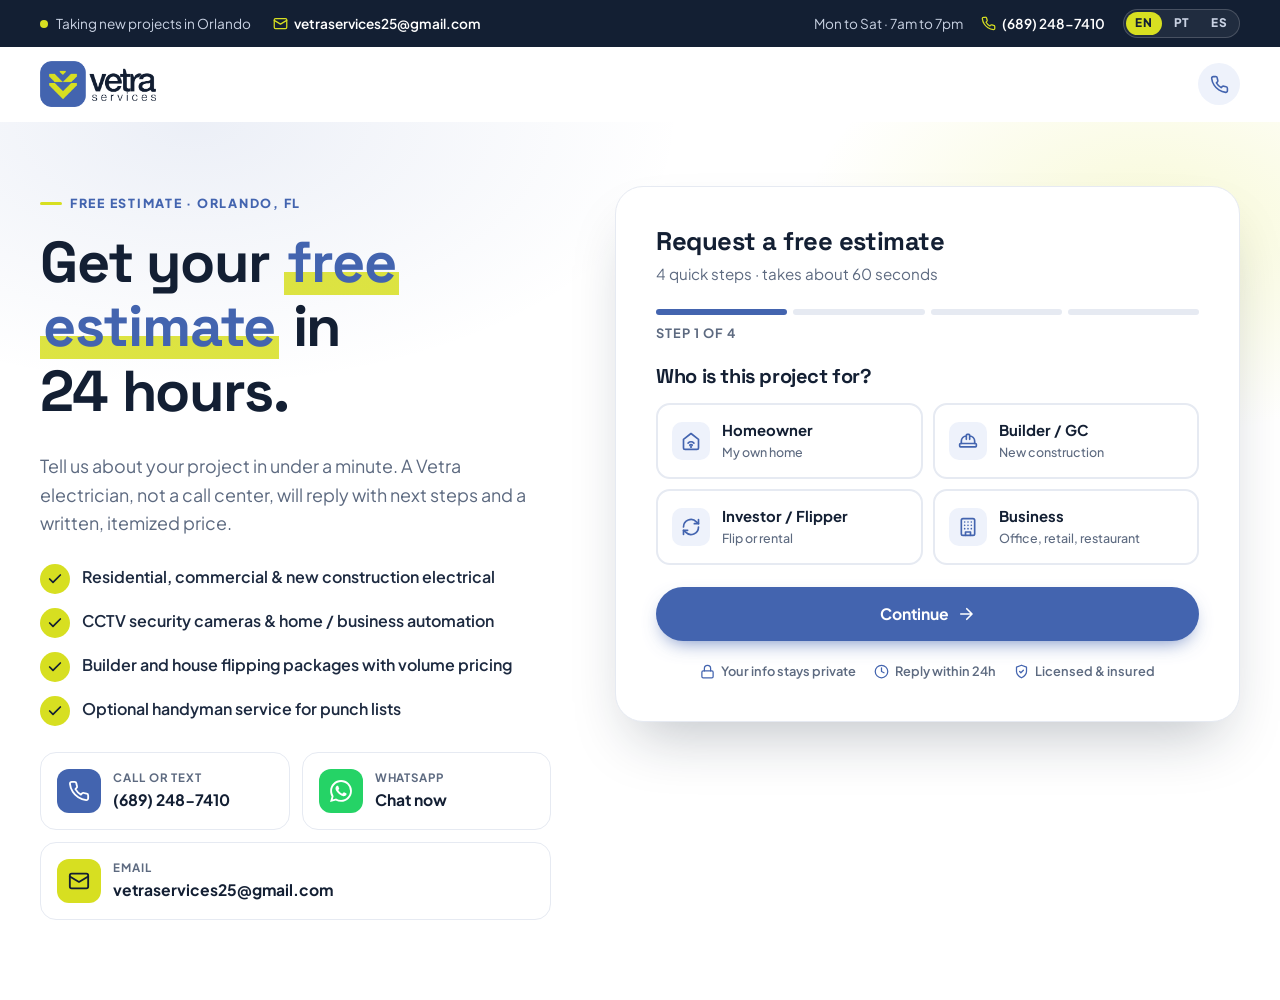
<file: quote.html>
<!doctype html>
<html lang="en">
<head>
  <meta charset="utf-8">
  <meta name="viewport" content="width=device-width, initial-scale=1">
  <title>Free Electrical Estimate in Orlando | Vetra Services</title>
  <meta name="description" content="Get a free, itemized estimate for electrical, new construction, CCTV or smart home work in Orlando, FL. Reply within 24 hours. Call (689) 248-7410.">
  <meta name="theme-color" content="#4364af">
  <link rel="canonical" href="https://www.vetraservices.tech/quote.html">
  <link rel="icon" type="image/png" href="assets/favicon.png">
  <link rel="apple-touch-icon" href="assets/apple-touch-icon.png">
  <link rel="preconnect" href="https://fonts.googleapis.com">
  <link rel="preconnect" href="https://fonts.gstatic.com" crossorigin>
  <link href="https://fonts.googleapis.com/css2?family=Plus+Jakarta+Sans:wght@400;500;600;700;800&family=Space+Grotesk:wght@500;600;700&display=swap" rel="stylesheet">
  <link rel="stylesheet" href="assets/styles.css">
<!-- Meta Pixel -->
<script>
!function(f,b,e,v,n,t,s){if(f.fbq)return;n=f.fbq=function(){n.callMethod?n.callMethod.apply(n,arguments):n.queue.push(arguments)};if(!f._fbq)f._fbq=n;n.push=n;n.loaded=!0;n.version='2.0';n.queue=[];t=b.createElement(e);t.async=!0;t.src=v;s=b.getElementsByTagName(e)[0];s.parentNode.insertBefore(t,s)}(window,document,'script','https://connect.facebook.net/en_US/fbevents.js');
fbq('init','1680957116949878');fbq('track','PageView');
</script>
<noscript><img height="1" width="1" style="display:none" src="https://www.facebook.com/tr?id=1680957116949878&ev=PageView&noscript=1"/></noscript>
<!-- End Meta Pixel -->
</head>
<body>
<svg xmlns="http://www.w3.org/2000/svg" style="display:none" aria-hidden="true">
  <defs>
    <symbol id="i-phone" viewBox="0 0 24 24" fill="none" stroke="currentColor" stroke-width="2" stroke-linecap="round" stroke-linejoin="round"><path d="M22 16.92v3a2 2 0 0 1-2.18 2 19.8 19.8 0 0 1-8.63-3.07 19.5 19.5 0 0 1-6-6A19.8 19.8 0 0 1 2.12 4.18 2 2 0 0 1 4.11 2h3a2 2 0 0 1 2 1.72c.13.96.36 1.9.7 2.81a2 2 0 0 1-.45 2.11L8.09 9.91a16 16 0 0 0 6 6l1.27-1.27a2 2 0 0 1 2.11-.45c.9.34 1.85.57 2.81.7A2 2 0 0 1 22 16.92z"/></symbol>
    <symbol id="i-mail" viewBox="0 0 24 24" fill="none" stroke="currentColor" stroke-width="2" stroke-linecap="round" stroke-linejoin="round"><rect x="2" y="4" width="20" height="16" rx="2"/><path d="m22 7-10 6L2 7"/></symbol>
    <symbol id="i-wa" viewBox="0 0 24 24" fill="currentColor"><path d="M17.47 14.38c-.3-.15-1.76-.87-2.03-.97-.27-.1-.47-.15-.67.15-.2.3-.77.97-.94 1.17-.17.2-.35.22-.64.07-.3-.15-1.26-.46-2.4-1.48-.89-.79-1.49-1.77-1.66-2.07-.17-.3-.02-.46.13-.6.13-.14.3-.35.45-.52.15-.17.2-.3.3-.5.1-.2.05-.37-.03-.52-.07-.15-.67-1.61-.92-2.2-.24-.58-.49-.5-.67-.51h-.57c-.2 0-.52.07-.79.37-.27.3-1.04 1.02-1.04 2.48s1.07 2.88 1.21 3.08c.15.2 2.1 3.2 5.08 4.49.71.31 1.26.49 1.7.63.71.23 1.36.2 1.87.12.57-.09 1.76-.72 2.01-1.41.25-.7.25-1.29.17-1.41-.07-.13-.27-.2-.57-.35zM12.05 21.8h-.01a9.8 9.8 0 0 1-5-1.37l-.36-.21-3.72.98 1-3.63-.24-.37a9.8 9.8 0 0 1-1.5-5.22c0-5.42 4.41-9.83 9.84-9.83 2.63 0 5.1 1.03 6.95 2.88a9.77 9.77 0 0 1 2.88 6.96c0 5.42-4.41 9.83-9.84 9.83zm8.37-18.2A11.76 11.76 0 0 0 12.05.13C5.5.13.17 5.46.17 12.01c0 2.1.55 4.14 1.59 5.94L.07 24l6.2-1.63a11.84 11.84 0 0 0 5.77 1.47h.01c6.55 0 11.88-5.33 11.88-11.88 0-3.17-1.24-6.16-3.48-8.4z"/></symbol>
    <symbol id="i-bolt" viewBox="0 0 24 24" fill="none" stroke="currentColor" stroke-width="2" stroke-linecap="round" stroke-linejoin="round"><path d="M13 2 3 14h9l-1 8 10-12h-9l1-8z"/></symbol>
    <symbol id="i-panel" viewBox="0 0 24 24" fill="none" stroke="currentColor" stroke-width="2" stroke-linecap="round" stroke-linejoin="round"><rect x="4" y="2" width="16" height="20" rx="2"/><path d="M8 6h3M13 6h3M8 10h3M13 10h3M8 14h3M13 14h3M8 18h8"/></symbol>
    <symbol id="i-ev" viewBox="0 0 24 24" fill="none" stroke="currentColor" stroke-width="2" stroke-linecap="round" stroke-linejoin="round"><path d="M14 19V5a2 2 0 0 0-2-2H5a2 2 0 0 0-2 2v14"/><path d="M2 19h13"/><path d="M14 9h2a2 2 0 0 1 2 2v4a1.5 1.5 0 0 0 3 0V8l-3-3"/><path d="m9 7-2 3h3l-2 3"/></symbol>
    <symbol id="i-light" viewBox="0 0 24 24" fill="none" stroke="currentColor" stroke-width="2" stroke-linecap="round" stroke-linejoin="round"><path d="M9 18h6M10 22h4"/><path d="M12 2a7 7 0 0 0-4 12.74V16a1 1 0 0 0 1 1h6a1 1 0 0 0 1-1v-1.26A7 7 0 0 0 12 2z"/></symbol>
    <symbol id="i-cam" viewBox="0 0 24 24" fill="none" stroke="currentColor" stroke-width="2" stroke-linecap="round" stroke-linejoin="round"><path d="M3 7.5 16 4l1.6 6L4.6 13.5z"/><path d="m17.2 8.5 3.3-.9.9 3.3-3.3.9"/><path d="M7 13v4H3"/><path d="M7 17h4"/></symbol>
    <symbol id="i-smart" viewBox="0 0 24 24" fill="none" stroke="currentColor" stroke-width="2" stroke-linecap="round" stroke-linejoin="round"><path d="m3 10 9-7 9 7v10a2 2 0 0 1-2 2H5a2 2 0 0 1-2-2z"/><path d="M8.5 14.5a5 5 0 0 1 7 0M10.5 17a2 2 0 0 1 3 0"/><circle cx="12" cy="19" r=".5" fill="currentColor"/></symbol>
    <symbol id="i-building" viewBox="0 0 24 24" fill="none" stroke="currentColor" stroke-width="2" stroke-linecap="round" stroke-linejoin="round"><rect x="4" y="2" width="16" height="20" rx="2"/><path d="M9 22v-4h6v4M8 6h.01M12 6h.01M16 6h.01M8 10h.01M12 10h.01M16 10h.01M8 14h.01M12 14h.01M16 14h.01"/></symbol>
    <symbol id="i-hammer" viewBox="0 0 24 24" fill="none" stroke="currentColor" stroke-width="2" stroke-linecap="round" stroke-linejoin="round"><path d="m15 12-8.5 8.5a2.12 2.12 0 1 1-3-3L12 9"/><path d="M17.64 15 22 10.64M20.91 11.7l-1.25-1.25c-.6-.6-.93-1.4-.93-2.25v-.86L16.01 4.6a5.56 5.56 0 0 0-3.94-1.64H9l.92.82A6.18 6.18 0 0 1 12 8.4v1.56l2 2h2.47l2.26 1.91"/></symbol>
    <symbol id="i-wrench" viewBox="0 0 24 24" fill="none" stroke="currentColor" stroke-width="2" stroke-linecap="round" stroke-linejoin="round"><path d="M14.7 6.3a1 1 0 0 0 0 1.4l1.6 1.6a1 1 0 0 0 1.4 0l3.77-3.77a6 6 0 0 1-7.94 7.94l-6.91 6.91a2.12 2.12 0 0 1-3-3l6.91-6.91a6 6 0 0 1 7.94-7.94z"/></symbol>
    <symbol id="i-shield" viewBox="0 0 24 24" fill="none" stroke="currentColor" stroke-width="2" stroke-linecap="round" stroke-linejoin="round"><path d="M12 22s8-4 8-10V5l-8-3-8 3v7c0 6 8 10 8 10z"/><path d="m9 12 2 2 4-4"/></symbol>
    <symbol id="i-clock" viewBox="0 0 24 24" fill="none" stroke="currentColor" stroke-width="2" stroke-linecap="round" stroke-linejoin="round"><circle cx="12" cy="12" r="10"/><path d="M12 6v6l4 2"/></symbol>
    <symbol id="i-check" viewBox="0 0 24 24" fill="none" stroke="currentColor" stroke-width="2.6" stroke-linecap="round" stroke-linejoin="round"><path d="M20 6 9 17l-5-5"/></symbol>
    <symbol id="i-check-c" viewBox="0 0 24 24" fill="none" stroke="currentColor" stroke-width="2" stroke-linecap="round" stroke-linejoin="round"><circle cx="12" cy="12" r="10"/><path d="m8 12 3 3 5-6"/></symbol>
    <symbol id="i-arrow" viewBox="0 0 24 24" fill="none" stroke="currentColor" stroke-width="2.2" stroke-linecap="round" stroke-linejoin="round"><path d="M5 12h14M13 5l7 7-7 7"/></symbol>
    <symbol id="i-plus" viewBox="0 0 24 24" fill="none" stroke="currentColor" stroke-width="2.4" stroke-linecap="round"><path d="M12 5v14M5 12h14"/></symbol>
    <symbol id="i-menu" viewBox="0 0 24 24" fill="none" stroke="currentColor" stroke-width="2.2" stroke-linecap="round"><path d="M4 7h16M4 12h16M4 17h10"/></symbol>
    <symbol id="i-x" viewBox="0 0 24 24" fill="none" stroke="currentColor" stroke-width="2.2" stroke-linecap="round"><path d="M18 6 6 18M6 6l12 12"/></symbol>
    <symbol id="i-pin" viewBox="0 0 24 24" fill="none" stroke="currentColor" stroke-width="2" stroke-linecap="round" stroke-linejoin="round"><path d="M20 10c0 6-8 12-8 12s-8-6-8-12a8 8 0 0 1 16 0z"/><circle cx="12" cy="10" r="3"/></symbol>
    <symbol id="i-hardhat" viewBox="0 0 24 24" fill="none" stroke="currentColor" stroke-width="2" stroke-linecap="round" stroke-linejoin="round"><path d="M2 18a1 1 0 0 0 1 1h18a1 1 0 0 0 1-1v-2a1 1 0 0 0-1-1H3a1 1 0 0 0-1 1z"/><path d="M10 10V5a1 1 0 0 1 1-1h2a1 1 0 0 1 1 1v5M4 15v-3a6 6 0 0 1 6-6M14 6a6 6 0 0 1 6 6v3"/></symbol>
    <symbol id="i-key" viewBox="0 0 24 24" fill="none" stroke="currentColor" stroke-width="2" stroke-linecap="round" stroke-linejoin="round"><circle cx="7.5" cy="15.5" r="5.5"/><path d="m21 2-9.6 9.6M15.5 7.5l3 3L22 7l-3-3"/></symbol>
    <symbol id="i-wifi" viewBox="0 0 24 24" fill="none" stroke="currentColor" stroke-width="2" stroke-linecap="round" stroke-linejoin="round"><path d="M5 12.55a11 11 0 0 1 14 0M1.42 9a16 16 0 0 1 21.16 0M8.53 16.11a6 6 0 0 1 6.95 0"/><circle cx="12" cy="20" r="1" fill="currentColor"/></symbol>
    <symbol id="i-lock" viewBox="0 0 24 24" fill="none" stroke="currentColor" stroke-width="2" stroke-linecap="round" stroke-linejoin="round"><rect x="3" y="11" width="18" height="11" rx="2"/><path d="M7 11V7a5 5 0 0 1 10 0v4"/></symbol>
    <symbol id="i-calendar" viewBox="0 0 24 24" fill="none" stroke="currentColor" stroke-width="2" stroke-linecap="round" stroke-linejoin="round"><rect x="3" y="4" width="18" height="18" rx="2"/><path d="M16 2v4M8 2v4M3 10h18"/></symbol>
    <symbol id="i-file" viewBox="0 0 24 24" fill="none" stroke="currentColor" stroke-width="2" stroke-linecap="round" stroke-linejoin="round"><path d="M14 2H6a2 2 0 0 0-2 2v16a2 2 0 0 0 2 2h12a2 2 0 0 0 2-2V8z"/><path d="M14 2v6h6M16 13H8M16 17H8M10 9H8"/></symbol>
    <symbol id="i-users" viewBox="0 0 24 24" fill="none" stroke="currentColor" stroke-width="2" stroke-linecap="round" stroke-linejoin="round"><path d="M17 21v-2a4 4 0 0 0-4-4H5a4 4 0 0 0-4 4v2"/><circle cx="9" cy="7" r="4"/><path d="M23 21v-2a4 4 0 0 0-3-3.87M16 3.13a4 4 0 0 1 0 7.75"/></symbol>
    <symbol id="i-spark" viewBox="0 0 24 24" fill="none" stroke="currentColor" stroke-width="2" stroke-linecap="round" stroke-linejoin="round"><path d="M12 3l1.9 5.8L20 10.7l-5.6 2.4L12 19l-2.4-5.9L4 10.7l6.1-1.9z"/><path d="M19 3v4M21 5h-4"/></symbol>
    <symbol id="i-search" viewBox="0 0 24 24" fill="none" stroke="currentColor" stroke-width="2" stroke-linecap="round" stroke-linejoin="round"><circle cx="11" cy="11" r="8"/><path d="m21 21-4.35-4.35"/></symbol>
    <symbol id="i-award" viewBox="0 0 24 24" fill="none" stroke="currentColor" stroke-width="2" stroke-linecap="round" stroke-linejoin="round"><circle cx="12" cy="8" r="6"/><path d="M15.48 12.89 17 22l-5-3-5 3 1.52-9.11"/></symbol>
    <symbol id="i-dollar" viewBox="0 0 24 24" fill="none" stroke="currentColor" stroke-width="2" stroke-linecap="round" stroke-linejoin="round"><path d="M12 1v22M17 5H9.5a3.5 3.5 0 0 0 0 7h5a3.5 3.5 0 0 1 0 7H6"/></symbol>
    <symbol id="i-sun" viewBox="0 0 24 24" fill="none" stroke="currentColor" stroke-width="2" stroke-linecap="round" stroke-linejoin="round"><circle cx="12" cy="12" r="4"/><path d="M12 2v2M12 20v2M4.93 4.93l1.41 1.41M17.66 17.66l1.41 1.41M2 12h2M20 12h2M6.34 17.66l-1.41 1.41M19.07 4.93l-1.41 1.41"/></symbol>
    <symbol id="i-plug" viewBox="0 0 24 24" fill="none" stroke="currentColor" stroke-width="2" stroke-linecap="round" stroke-linejoin="round"><path d="M12 22v-5M9 8V2M15 8V2M18 8v5a6 6 0 0 1-12 0V8z"/></symbol>
    <symbol id="i-generator" viewBox="0 0 24 24" fill="none" stroke="currentColor" stroke-width="2" stroke-linecap="round" stroke-linejoin="round"><rect x="2" y="6" width="20" height="13" rx="2"/><path d="M6 19v2M18 19v2M6 10h4M6 14h4"/><path d="m16 9-2 3h3l-2 3"/></symbol>
    <symbol id="i-flip" viewBox="0 0 24 24" fill="none" stroke="currentColor" stroke-width="2" stroke-linecap="round" stroke-linejoin="round"><path d="M21 12a9 9 0 0 1-15.5 6.2L3 16"/><path d="M3 12a9 9 0 0 1 15.5-6.2L21 8"/><path d="M21 3v5h-5M3 21v-5h5"/></symbol>
    <symbol id="i-mark" viewBox="0 0 100 100" fill="currentColor"><path d="M44 8h12l-6 7z"/><path d="M14 20h18l18 18 18-18h18v4L50 58 14 24z"/><path d="M14 42h18l18 18 18-18h18v4L50 82 14 46z"/></symbol>
  </defs>
</svg>


<div class="topbar">
  <div class="container">
    <div class="tb-left">
      <span class="tb-status"><span class="dot-live"></span><span>Taking new projects in Orlando</span></span>
      <a class="hide-sm" href="mailto:vetraservices25@gmail.com"><svg><use href="#i-mail"/></svg>vetraservices25@gmail.com</a>
    </div>
    <div class="tb-right">
      <span class="tb-hide">Mon to Sat · 7am to 7pm</span>
      <a class="tb-hide" href="tel:+16892487410"><svg><use href="#i-phone"/></svg>(689) 248-7410</a>
      <div class="lang-switch" role="group" aria-label="Language"><button type="button" data-lang="en" aria-pressed="true">EN</button><button type="button" data-lang="pt" aria-pressed="false">PT</button><button type="button" data-lang="es" aria-pressed="false">ES</button></div>
    </div>
  </div>
</div>

<header class="header lp-header" id="header">
  <div class="container">
    <a class="brand" href="index.html" aria-label="Vetra Services home page"><img src="assets/logo.png" alt="Vetra Services" width="118" height="46"></a>
    <div class="header-cta">
      <a class="phone-pill" href="tel:+16892487410">
        <span class="ic"><svg><use href="#i-phone"/></svg></span>
        <div><small>Prefer to talk?</small>(689) 248-7410</div>
      </a>
    </div>
  </div>
</header>

<main class="lp">
  <div class="container lp-grid">
    <!-- Copy -->
    <div class="lp-copy">
      <span class="eyebrow">Free estimate · Orlando, FL</span>
      <h1>Get your <span class="hl">free estimate</span> in 24 hours.</h1>
      <p class="lead">Tell us about your project in under a minute. A Vetra electrician, not a call center, will reply with next steps and a written, itemized price.</p>
      <ul class="lp-bullets">
        <li><span class="ic"><svg><use href="#i-check"/></svg></span>Residential, commercial &amp; new construction electrical</li>
        <li><span class="ic"><svg><use href="#i-check"/></svg></span>CCTV security cameras &amp; home / business automation</li>
        <li><span class="ic"><svg><use href="#i-check"/></svg></span>Builder and house flipping packages with volume pricing</li>
        <li><span class="ic"><svg><use href="#i-check"/></svg></span>Optional handyman service for punch lists</li>
      </ul>
      <div class="lp-direct">
        <a href="tel:+16892487410"><span class="ic" style="background:var(--blue);color:#fff"><svg><use href="#i-phone"/></svg></span><div><small>Call or text</small><b>(689) 248-7410</b></div></a>
        <a href="https://wa.me/16892487410?text=Hi%20Vetra%2C%20I%27d%20like%20an%20estimate." target="_blank" rel="noopener"><span class="ic" style="background:#25d366;color:#fff"><svg><use href="#i-wa"/></svg></span><div><small>WhatsApp</small><b>Chat now</b></div></a>
        <a href="mailto:vetraservices25@gmail.com" style="grid-column:1/-1"><span class="ic" style="background:var(--lime);color:var(--navy)"><svg><use href="#i-mail"/></svg></span><div><small>Email</small><b>vetraservices25@gmail.com</b></div></a>
      </div>
    </div>

    <!-- Form -->
    <div class="form-card" id="formCard">
      <form id="leadForm" novalidate>
        <h2>Request a free estimate</h2>
        <p class="sub">4 quick steps · takes about 60 seconds</p>
        <div class="progress" aria-hidden="true"><span></span><span></span><span></span><span></span></div>
        <div class="step-label" id="stepLabel" aria-live="polite">Step 1 of 4</div>

        <!-- honeypot -->
        <input class="hp" type="text" name="_honey" tabindex="-1" autocomplete="off" aria-hidden="true">

        <!-- Step 1 -->
        <fieldset class="fstep active" data-step="1" style="border:0;padding:0;margin:0">
          <legend class="sr-only">Who are you?</legend>
          <h3>Who is this project for?</h3>
          <div class="opt-grid">
            <div class="opt"><input type="radio" name="client_type" id="ct1" value="Homeowner" required><label for="ct1"><span class="ic"><svg><use href="#i-smart"/></svg></span><span>Homeowner<small>My own home</small></span></label></div>
            <div class="opt"><input type="radio" name="client_type" id="ct2" value="Builder / GC"><label for="ct2"><span class="ic"><svg><use href="#i-hardhat"/></svg></span><span>Builder / GC<small>New construction</small></span></label></div>
            <div class="opt"><input type="radio" name="client_type" id="ct3" value="Investor / House flipper"><label for="ct3"><span class="ic"><svg><use href="#i-flip"/></svg></span><span>Investor / Flipper<small>Flip or rental</small></span></label></div>
            <div class="opt"><input type="radio" name="client_type" id="ct4" value="Business"><label for="ct4"><span class="ic"><svg><use href="#i-building"/></svg></span><span>Business<small>Office, retail, restaurant</small></span></label></div>
          </div>
          <p class="form-error" data-err="1">Please choose one option.</p>
        </fieldset>

        <!-- Step 2 -->
        <fieldset class="fstep" data-step="2" style="border:0;padding:0;margin:0">
          <legend class="sr-only">Services</legend>
          <h3>What do you need? <small style="font-weight:500;color:var(--muted);font-size:.85rem">(select all that apply)</small></h3>
          <div class="opt-grid">
            <div class="opt"><input type="checkbox" name="services" id="s1" value="Electrical repair / upgrade" data-key="residential"><label for="s1"><span class="ic"><svg><use href="#i-bolt"/></svg></span>Electrical repair / upgrade</label></div>
            <div class="opt"><input type="checkbox" name="services" id="s2" value="Panel / service upgrade" data-key="panel"><label for="s2"><span class="ic"><svg><use href="#i-panel"/></svg></span>Panel / service upgrade</label></div>
            <div class="opt"><input type="checkbox" name="services" id="s3" value="New construction" data-key="new-construction"><label for="s3"><span class="ic"><svg><use href="#i-hardhat"/></svg></span>New construction</label></div>
            <div class="opt"><input type="checkbox" name="services" id="s4" value="Remodel / flip package" data-key="remodel"><label for="s4"><span class="ic"><svg><use href="#i-flip"/></svg></span>Remodel / flip package</label></div>
            <div class="opt"><input type="checkbox" name="services" id="s5" value="Commercial electrical" data-key="commercial"><label for="s5"><span class="ic"><svg><use href="#i-building"/></svg></span>Commercial electrical</label></div>
            <div class="opt"><input type="checkbox" name="services" id="s6" value="Lighting design" data-key="lighting"><label for="s6"><span class="ic"><svg><use href="#i-light"/></svg></span>Lighting design</label></div>
            <div class="opt"><input type="checkbox" name="services" id="s7" value="EV charger / generator" data-key="ev"><label for="s7"><span class="ic"><svg><use href="#i-ev"/></svg></span>EV charger / generator</label></div>
            <div class="opt"><input type="checkbox" name="services" id="s8" value="CCTV / security cameras" data-key="cctv"><label for="s8"><span class="ic"><svg><use href="#i-cam"/></svg></span>CCTV / security cameras</label></div>
            <div class="opt"><input type="checkbox" name="services" id="s9" value="Home / business automation" data-key="automation"><label for="s9"><span class="ic"><svg><use href="#i-smart"/></svg></span>Home / business automation</label></div>
            <div class="opt"><input type="checkbox" name="services" id="s10" value="Handyman" data-key="handyman"><label for="s10"><span class="ic"><svg><use href="#i-hammer"/></svg></span>Handyman (extra)</label></div>
          </div>
          <p class="form-error" data-err="2">Please select at least one service.</p>
        </fieldset>

        <!-- Step 3 -->
        <fieldset class="fstep" data-step="3" style="border:0;padding:0;margin:0">
          <legend class="sr-only">Project details</legend>
          <h3>Tell us about the project</h3>
          <div class="row-2">
            <div class="field"><label for="city">City or ZIP <span class="req">*</span></label><input id="city" name="city" autocomplete="postal-code" placeholder="e.g. Windermere or 32836" required><span class="err">Please enter your city or ZIP.</span></div>
            <div class="field"><label for="timeline">Timeline <span class="req">*</span></label>
              <select id="timeline" name="timeline" required>
                <option value="">Select…</option><option>Urgent / ASAP</option><option>Within 2 weeks</option><option>Within 1 to 3 months</option><option>Planning / budgeting</option>
              </select><span class="err">Please choose a timeline.</span></div>
          </div>
          <div class="row-2">
            <div class="field"><label for="property">Property type</label>
              <select id="property" name="property">
                <option value="">Select…</option><option>Single family home</option><option>Townhome / condo</option><option>New construction (lot / plans)</option><option>Commercial space</option><option>Multifamily / rental</option>
              </select></div>
            <div class="field"><label for="budget">Estimated budget</label>
              <select id="budget" name="budget">
                <option value="">Not sure yet</option><option>Under $1,000</option><option>$1,000 to $5,000</option><option>$5,000 to $15,000</option><option>$15,000 to $50,000</option><option>$50,000+</option>
              </select></div>
          </div>
          <div class="field"><label for="details">Project details</label><textarea id="details" name="details" placeholder="e.g. 3,200 sq ft new build in Lake Nona, need rough in, trim out and 8 cameras. Plans ready."></textarea></div>
        </fieldset>

        <!-- Step 4 -->
        <fieldset class="fstep" data-step="4" style="border:0;padding:0;margin:0">
          <legend class="sr-only">Contact info</legend>
          <h3>Where should we send your estimate?</h3>
          <div class="field"><label for="name">Full name <span class="req">*</span></label><input id="name" name="name" autocomplete="name" required><span class="err">Please enter your name.</span></div>
          <div class="row-2">
            <div class="field"><label for="phone">Phone <span class="req">*</span></label><input id="phone" name="phone" type="tel" inputmode="tel" autocomplete="tel" placeholder="(407) 555-0123" required><span class="err">Please enter a valid phone number.</span></div>
            <div class="field"><label for="email">Email <span class="req">*</span></label><input id="email" name="email" type="email" autocomplete="email" placeholder="you@email.com" required><span class="err">Please enter a valid email.</span></div>
          </div>
          <div class="field"><label for="company">Company <small style="font-weight:500;color:var(--muted)">(builders &amp; businesses)</small></label><input id="company" name="company" autocomplete="organization"></div>
          <div class="field"><label for="contact_pref">Best way to reach you</label>
            <select id="contact_pref" name="contact_pref"><option>Phone call</option><option>Text message</option><option>WhatsApp</option><option>Email</option></select></div>
          <label class="consent"><input type="checkbox" name="consent" id="consent" value="yes" required> <span>I agree to be contacted by Vetra Services about my request by phone, text or email. We never send spam.</span></label>
          <p class="form-error" data-err="4">Please accept to be contacted so we can send your estimate.</p>
        </fieldset>

        <div class="form-error" id="sendError" role="alert"></div>

        <div class="form-nav">
          <button type="button" class="btn btn-ghost" id="backBtn" hidden>Back</button>
          <button type="button" class="btn btn-blue" id="nextBtn">Continue <svg><use href="#i-arrow"/></svg></button>
          <button type="submit" class="btn btn-lime" id="submitBtn" hidden><span class="spinner"></span><span class="lbl">Get my free estimate</span></button>
        </div>
        <div class="trust-row"><span><svg><use href="#i-lock"/></svg>Your info stays private</span><span><svg><use href="#i-clock"/></svg>Reply within 24h</span><span><svg><use href="#i-shield"/></svg>Licensed &amp; insured</span></div>
      </form>

      <div class="success" id="success" role="status">
        <div class="check"><svg><use href="#i-check"/></svg></div>
        <h2>Request received!</h2>
        <p style="color:var(--muted)">Thanks, <b id="successName">there</b>. We'll get back to you within 24 hours. Need it sooner? Call or WhatsApp us now.</p>
        <div class="btns">
          <a class="btn btn-blue" href="tel:+16892487410"><svg><use href="#i-phone"/></svg>(689) 248-7410</a>
          <a class="btn btn-ghost" id="successWa" href="https://wa.me/16892487410" target="_blank" rel="noopener"><svg><use href="#i-wa"/></svg>WhatsApp</a>
        </div>
        <p style="margin-top:22px"><a href="index.html" style="color:var(--blue);font-weight:700">← Back to website</a></p>
      </div>
    </div>
  </div>
</main>

<nav class="mobile-bar" aria-label="Quick contact">
  <a class="call" href="tel:+16892487410"><svg><use href="#i-phone"/></svg>Call</a>
  <a href="https://wa.me/16892487410?text=Hi%20Vetra%2C%20I%27d%20like%20an%20estimate." target="_blank" rel="noopener"><svg><use href="#i-wa"/></svg>WhatsApp</a>
  <a class="quote" href="mailto:vetraservices25@gmail.com"><svg><use href="#i-mail"/></svg>Email</a>
</nav>

<script src="assets/i18n.js" defer></script>
<script src="assets/main.js" defer></script>
</body>
</html>
</file>
<file: assets/styles.css>
/* ==========================================================
   Vetra Services — main stylesheet
   Brand: blue #4364AF · lime #D7DF21 · navy #131F33 · white
   ========================================================== */
:root {
  --blue: #4364af;
  --blue-600: #34539a;
  --blue-700: #26407c;
  --blue-50: #eef2fb;
  --blue-100: #dde5f6;
  --lime: #d7df21;
  --lime-600: #c3cb12;
  --lime-50: #f8fadb;
  --navy: #131f33;
  --ink: #1d2a40;
  --muted: #5d6a80;
  --line: #e6eaf2;
  --bg: #ffffff;
  --bg-soft: #f6f8fc;
  --radius: 20px;
  --radius-sm: 12px;
  --shadow: 0 10px 30px -12px rgba(19, 31, 51, .18);
  --shadow-lg: 0 30px 60px -20px rgba(19, 31, 51, .28);
  --container: 1200px;
  --font: "Plus Jakarta Sans", system-ui, -apple-system, "Segoe UI", Roboto, sans-serif;
  --display: "Space Grotesk", var(--font);
}

*, *::before, *::after { box-sizing: border-box; }
html { scroll-behavior: smooth; -webkit-text-size-adjust: 100%; }
body {
  margin: 0;
  font-family: var(--font);
  color: var(--ink);
  background: var(--bg);
  line-height: 1.6;
  font-size: 16px;
  -webkit-font-smoothing: antialiased;
  overflow-x: hidden;
  overflow-x: clip;
}
html { overflow-x: clip; }
.hero-grid > *, .lp-grid > *, .builders-grid > *, .smart-grid > *, .areas-wrap > *, .faq-wrap > *, .cta-band > * { min-width: 0; }
img, svg { display: block; max-width: 100%; }
a { color: inherit; text-decoration: none; }
button, input, select, textarea { font: inherit; color: inherit; }
h1, h2, h3, h4 { font-family: var(--display); color: var(--navy); line-height: 1.12; margin: 0 0 .5em; letter-spacing: -.02em; text-wrap: balance; overflow-wrap: break-word; }
p, li, a, span, label, summary, b { overflow-wrap: break-word; }
p { margin: 0 0 1em; }
.container { width: min(var(--container), 100% - 32px); margin-inline: auto; }
[hidden] { display: none !important; }
.sr-only { position: absolute; width: 1px; height: 1px; overflow: hidden; clip: rect(0 0 0 0); white-space: nowrap; }
:focus-visible { outline: 3px solid var(--lime); outline-offset: 3px; border-radius: 6px; }

/* ---------- Buttons ---------- */
.btn {
  display: inline-flex; align-items: center; justify-content: center; gap: .55rem;
  padding: .95rem 1.5rem; border-radius: 999px; border: 2px solid transparent;
  font-weight: 700; font-size: .98rem; cursor: pointer; text-align: center; line-height: 1.25;
  transition: transform .2s ease, background .2s ease, box-shadow .2s ease, color .2s ease;
}
.btn svg { width: 18px; height: 18px; flex: none; }
.btn:hover { transform: translateY(-2px); }
.btn-lime { background: var(--lime); color: var(--navy); box-shadow: 0 8px 20px -8px rgba(195, 203, 18, .8); }
.btn-lime:hover { background: var(--lime-600); }
.btn-blue { background: var(--blue); color: #fff; box-shadow: 0 8px 20px -8px rgba(67, 100, 175, .8); }
.btn-blue:hover { background: var(--blue-600); }
.btn-ghost { background: transparent; border-color: var(--line); color: var(--navy); }
.btn-ghost:hover { border-color: var(--blue); color: var(--blue); }
.btn-white { background: #fff; color: var(--navy); }
.btn-block { width: 100%; }

.eyebrow {
  display: inline-flex; align-items: center; gap: .5rem;
  font-size: .78rem; font-weight: 800; letter-spacing: .14em; text-transform: uppercase;
  color: var(--blue); margin-bottom: 1rem;
}
.eyebrow::before { content: ""; width: 22px; height: 3px; border-radius: 3px; background: var(--lime); }
.hl { color: var(--blue); background: linear-gradient(transparent 64%, rgba(215, 223, 33, .85) 64%, rgba(215, 223, 33, .85) 94%, transparent 94%); -webkit-box-decoration-break: clone; box-decoration-break: clone; padding: 0 .06em; }

.section { padding: clamp(64px, 9vw, 120px) 0; position: relative; }
.section-head { max-width: 720px; margin-bottom: 48px; }
.section-head.center { margin-inline: auto; text-align: center; }
.section-head h2 { font-size: clamp(2rem, 4.2vw, 3.1rem); }
.section-head p { color: var(--muted); font-size: 1.08rem; }
.split-head { display: flex; flex-wrap: wrap; align-items: flex-end; justify-content: space-between; gap: 24px; margin-bottom: 48px; }
.split-head .section-head { margin-bottom: 0; }

/* ---------- Top bar ---------- */
.topbar { background: var(--navy); color: #c9d2e3; font-size: .85rem; }
.topbar .container { display: flex; justify-content: space-between; align-items: center; gap: 16px; padding: 9px 0; }
.topbar a { color: #fff; font-weight: 600; display: inline-flex; align-items: center; gap: 6px; }
.topbar a:hover { color: var(--lime); }
.topbar svg { width: 15px; height: 15px; color: var(--lime); }
.topbar .tb-left, .topbar .tb-right { display: flex; gap: 22px; align-items: center; min-width: 0; }
.topbar .tb-left { flex: 1 1 auto; }
.topbar .tb-right { flex: 0 0 auto; gap: 18px; }
.tb-status { display: inline-flex; align-items: center; gap: 8px; min-width: 0; }
.tb-status .dot-live { flex: none; }
.dot-live { width: 8px; height: 8px; background: var(--lime); border-radius: 50%; box-shadow: 0 0 0 0 rgba(215, 223, 33, .7); animation: pulse 2s infinite; }
@keyframes pulse { 70% { box-shadow: 0 0 0 10px rgba(215, 223, 33, 0); } 100% { box-shadow: 0 0 0 0 rgba(215, 223, 33, 0); } }

/* ---------- Header ---------- */
.header { position: sticky; top: 0; z-index: 50; background: rgba(255, 255, 255, .88); backdrop-filter: saturate(180%) blur(14px); -webkit-backdrop-filter: saturate(180%) blur(14px); border-bottom: 1px solid transparent; transition: border-color .2s, box-shadow .2s; }
.header.scrolled { border-color: var(--line); box-shadow: 0 6px 24px -18px rgba(19, 31, 51, .4); }
.header .container { display: flex; align-items: center; justify-content: space-between; gap: 24px; height: 78px; }
.brand img { height: 46px; width: auto; }
.nav { display: flex; gap: 6px; }
.nav a { padding: .55rem .9rem; border-radius: 999px; font-weight: 600; font-size: .95rem; color: var(--ink); transition: background .2s, color .2s; }
.nav a:hover { background: var(--blue-50); color: var(--blue); }
.header-cta { display: flex; align-items: center; gap: 12px; }
.phone-pill { display: inline-flex; align-items: center; gap: 10px; font-weight: 800; color: var(--navy); }
.phone-pill .ic { width: 42px; height: 42px; border-radius: 50%; background: var(--blue-50); color: var(--blue); display: grid; place-items: center; transition: background .2s; }
.phone-pill .ic svg { width: 19px; height: 19px; }
.phone-pill small { display: block; font-size: .7rem; font-weight: 600; color: var(--muted); letter-spacing: .04em; text-transform: uppercase; }
.phone-pill:hover .ic { background: var(--lime); color: var(--navy); }
.menu-btn { display: none; width: 46px; height: 46px; border-radius: 12px; border: 1px solid var(--line); background: #fff; cursor: pointer; place-items: center; }
.menu-btn svg { width: 22px; height: 22px; }

/* ---------- Hero ---------- */
.hero { position: relative; padding: clamp(40px, 6vw, 80px) 0 clamp(56px, 7vw, 96px); overflow: hidden; }
.hero::before {
  content: ""; position: absolute; inset: 0;
  background:
    radial-gradient(600px 400px at 85% 10%, rgba(67, 100, 175, .10), transparent 70%),
    radial-gradient(500px 360px at 5% 90%, rgba(215, 223, 33, .16), transparent 70%);
  pointer-events: none;
}
.hero-grid { position: relative; display: grid; grid-template-columns: 1.08fr .92fr; gap: clamp(32px, 5vw, 64px); align-items: center; }
.badge-row { display: flex; flex-wrap: wrap; gap: 8px; margin-bottom: 22px; }
.chip { display: inline-flex; align-items: center; gap: 7px; padding: .4rem .85rem; background: #fff; border: 1px solid var(--line); border-radius: 999px; font-size: .82rem; font-weight: 700; color: var(--navy); box-shadow: 0 4px 14px -10px rgba(19, 31, 51, .4); }
.chip svg { width: 15px; height: 15px; color: var(--blue); }
.hero h1 { font-size: clamp(2.3rem, 5.4vw, 4.2rem); margin-bottom: 22px; }
.hero .lead { font-size: clamp(1.05rem, 1.6vw, 1.22rem); color: var(--muted); max-width: 560px; margin-bottom: 30px; }
.hero-actions { display: flex; flex-wrap: wrap; gap: 12px; margin-bottom: 36px; }
.hero-proof { display: flex; flex-wrap: wrap; gap: 28px; padding-top: 28px; border-top: 1px solid var(--line); }
.proof b { display: block; font-family: var(--display); font-size: 1.7rem; color: var(--navy); line-height: 1; }
.proof b em { font-style: normal; color: var(--blue); }
.proof span { font-size: .85rem; color: var(--muted); font-weight: 600; }

.hero-visual { position: relative; }
.hero-card {
  position: relative; border-radius: 28px; overflow: hidden; aspect-ratio: 4 / 4.6;
  background: linear-gradient(155deg, var(--blue) 0%, var(--blue-700) 100%);
  box-shadow: var(--shadow-lg);
}
.hero-card img.photo { position: absolute; inset: 0; width: 100%; height: 100%; object-fit: cover; }
.hero-card .art { position: absolute; inset: 0; }
.float-card {
  position: absolute; background: #fff; border-radius: 18px; padding: 14px 16px; box-shadow: var(--shadow-lg);
  display: flex; align-items: center; gap: 12px; font-size: .88rem; animation: floaty 6s ease-in-out infinite;
}
.float-card .ic { width: 42px; height: 42px; border-radius: 12px; display: grid; place-items: center; flex: none; }
.float-card .ic svg { width: 22px; height: 22px; }
.float-card b { display: block; color: var(--navy); font-size: .95rem; }
.float-card span { color: var(--muted); font-size: .8rem; }
.fc-1 { left: -28px; top: 14%; }
.fc-2 { right: -22px; bottom: 16%; animation-delay: -3s; }
.fc-3 { left: 8%; bottom: -22px; animation-delay: -1.5s; }
@keyframes floaty { 50% { transform: translateY(-10px); } }

/* ---------- Marquee ---------- */
.marquee { background: var(--lime); color: var(--navy); transform: rotate(-1.2deg); margin: 0 -20px; padding: 16px 0; overflow: hidden; position: relative; z-index: 2; border-block: 3px solid var(--navy); }
.marquee-track { display: flex; gap: 46px; width: max-content; animation: scroll 38s linear infinite; }
.marquee-item { display: inline-flex; align-items: center; gap: 14px; font-family: var(--display); font-weight: 700; font-size: 1.3rem; white-space: nowrap; }
.marquee-item svg { width: 24px; height: 24px; color: var(--blue); }
@keyframes scroll { to { transform: translateX(-50%); } }

/* ---------- Audience split ---------- */
.audience { display: grid; grid-template-columns: 1fr 1fr; gap: 24px; }
.aud-card { position: relative; border-radius: var(--radius); padding: clamp(28px, 4vw, 44px); overflow: hidden; min-height: 380px; display: flex; flex-direction: column; }
.aud-card h3 { font-size: clamp(1.6rem, 2.6vw, 2.1rem); }
.aud-card ul { list-style: none; padding: 0; margin: 8px 0 28px; display: grid; gap: 10px; }
.aud-card li { display: flex; gap: 10px; align-items: flex-start; font-weight: 600; }
.aud-card li svg { width: 20px; height: 20px; flex: none; margin-top: 2px; }
.aud-card .btn { margin-top: auto; align-self: flex-start; }
.aud-home { background: var(--bg-soft); border: 1px solid var(--line); }
.aud-home li svg { color: var(--blue); }
.aud-build { background: var(--navy); color: #c9d2e3; }
.aud-build h3 { color: #fff; }
.aud-build .eyebrow { color: var(--lime); }
.aud-build li { color: #fff; }
.aud-build li svg { color: var(--lime); }
.aud-card .bg-mark { position: absolute; right: -40px; bottom: -40px; width: 240px; opacity: .07; pointer-events: none; }
.aud-build .bg-mark { opacity: .12; }

/* ---------- Services ---------- */
.services { background: var(--bg-soft); }
.svc-grid { display: grid; grid-template-columns: repeat(4, 1fr); gap: 18px; }
.svc {
  position: relative; background: #fff; border: 1px solid var(--line); border-radius: var(--radius);
  padding: 28px 24px 26px; display: flex; flex-direction: column; transition: transform .25s, box-shadow .25s, border-color .25s;
}
.svc:hover { transform: translateY(-6px); box-shadow: var(--shadow); border-color: var(--blue-100); }
.svc .ic { width: 56px; height: 56px; border-radius: 16px; background: var(--blue-50); color: var(--blue); display: grid; place-items: center; margin-bottom: 20px; transition: background .25s, color .25s; }
.svc .ic svg { width: 28px; height: 28px; }
.svc:hover .ic { background: var(--lime); color: var(--navy); }
.svc h3 { font-size: 1.22rem; margin-bottom: .45em; }
.svc p { color: var(--muted); font-size: .94rem; margin-bottom: 1.1em; }
.svc ul { list-style: none; padding: 0; margin: 0 0 18px; display: grid; gap: 6px; font-size: .88rem; font-weight: 600; color: var(--ink); }
.svc ul li::before { content: "→ "; color: var(--blue); }
.svc .more { margin-top: auto; font-weight: 700; font-size: .9rem; color: var(--blue); display: inline-flex; gap: 6px; align-items: center; }
.svc .more svg { width: 16px; height: 16px; transition: transform .2s; }
.svc:hover .more svg { transform: translateX(4px); }
.svc.featured { background: var(--blue); border-color: var(--blue); color: #dbe3f5; }
.svc.featured h3 { color: #fff; }
.svc.featured p, .svc.featured ul { color: #dbe3f5; }
.svc.featured ul li::before { color: var(--lime); }
.svc.featured .ic { background: rgba(255, 255, 255, .14); color: var(--lime); }
.svc.featured .more { color: var(--lime); }
.svc .tag { position: absolute; top: 18px; right: 18px; background: var(--lime); color: var(--navy); font-size: .7rem; font-weight: 800; padding: .25rem .6rem; border-radius: 999px; letter-spacing: .05em; text-transform: uppercase; }
.svc-note { margin-top: 26px; display: flex; gap: 10px; align-items: center; justify-content: center; color: var(--muted); font-size: .92rem; text-align: center; }
.svc-note svg { width: 18px; height: 18px; color: var(--blue); flex: none; }

/* ---------- Builders / flipping ---------- */
.builders-grid { display: grid; grid-template-columns: .95fr 1.05fr; gap: clamp(32px, 5vw, 72px); align-items: center; }
.timeline { display: grid; gap: 14px; counter-reset: step; }
.tl-item { display: grid; grid-template-columns: 56px 1fr; gap: 18px; padding: 20px; border: 1px solid var(--line); border-radius: var(--radius); background: #fff; transition: border-color .2s, box-shadow .2s; }
.tl-item:hover { border-color: var(--blue-100); box-shadow: var(--shadow); }
.tl-item .num { width: 56px; height: 56px; border-radius: 16px; background: var(--navy); color: var(--lime); font-family: var(--display); font-weight: 700; font-size: 1.25rem; display: grid; place-items: center; }
.tl-item h4 { font-size: 1.12rem; margin-bottom: .25em; }
.tl-item p { margin: 0; color: var(--muted); font-size: .94rem; }
.perks { display: grid; grid-template-columns: 1fr 1fr; gap: 14px; margin: 28px 0 32px; }
.perk { display: flex; gap: 12px; align-items: flex-start; }
.perk .ic { width: 40px; height: 40px; border-radius: 12px; background: var(--lime-50); color: var(--blue-700); display: grid; place-items: center; flex: none; }
.perk .ic svg { width: 20px; height: 20px; }
.perk b { display: block; color: var(--navy); font-size: .98rem; }
.perk span { color: var(--muted); font-size: .86rem; }

/* ---------- Smart / CCTV band ---------- */
.smart { background: var(--navy); color: #c9d2e3; overflow: hidden; }
.smart h2 { color: #fff; }
.smart .eyebrow { color: var(--lime); }
.smart .section-head p { color: #aab6cc; }
.smart-grid { display: grid; grid-template-columns: 1fr 1fr; gap: 48px; align-items: center; }
.smart-list { display: grid; grid-template-columns: 1fr 1fr; gap: 14px; }
.smart-item { background: rgba(255, 255, 255, .05); border: 1px solid rgba(255, 255, 255, .1); border-radius: 18px; padding: 20px; transition: background .2s, border-color .2s; }
.smart-item:hover { background: rgba(255, 255, 255, .09); border-color: rgba(215, 223, 33, .5); }
.smart-item svg { width: 28px; height: 28px; color: var(--lime); margin-bottom: 12px; }
.smart-item b { display: block; color: #fff; margin-bottom: 4px; }
.smart-item span { font-size: .88rem; color: #aab6cc; }
.phone-mock { position: relative; margin-inline: auto; width: min(320px, 100%); aspect-ratio: 9 / 18.5; border-radius: 44px; background: #0b1322; border: 10px solid #26324a; box-shadow: 0 40px 80px -30px rgba(0, 0, 0, .7), 0 0 0 1px rgba(255, 255, 255, .06); padding: 22px 16px; display: flex; flex-direction: column; gap: 12px; }
.phone-mock::before { content: ""; position: absolute; top: 10px; left: 50%; translate: -50% 0; width: 90px; height: 22px; background: #26324a; border-radius: 999px; }
.pm-head { margin-top: 26px; display: flex; justify-content: space-between; align-items: center; color: #fff; font-weight: 700; font-size: .95rem; }
.pm-head span { font-size: .72rem; color: var(--lime); font-weight: 700; display: flex; align-items: center; gap: 5px; }
.pm-cam { border-radius: 16px; aspect-ratio: 16 / 10; background: linear-gradient(135deg, #1c2a45, #2d4170); position: relative; overflow: hidden; }
.pm-cam::after { content: "● REC  FRONT DOOR"; position: absolute; left: 10px; top: 8px; font-size: .62rem; letter-spacing: .08em; color: #fff; font-weight: 700; }
.pm-cam svg { position: absolute; inset: 0; width: 100%; height: 100%; opacity: .55; }
.pm-tiles { display: grid; grid-template-columns: 1fr 1fr; gap: 10px; }
.pm-tile { border-radius: 14px; padding: 12px; background: #172238; color: #c9d2e3; font-size: .74rem; font-weight: 600; }
.pm-tile.on { background: var(--lime); color: var(--navy); }
.pm-tile svg { width: 18px; height: 18px; margin-bottom: 8px; }
.pm-tile b { display: block; font-size: .82rem; }

/* ---------- Why / stats ---------- */
.why-grid { display: grid; grid-template-columns: repeat(4, 1fr); gap: 18px; }
.why { padding: 26px; border-radius: var(--radius); border: 1px solid var(--line); background: #fff; }
.why .ic { width: 48px; height: 48px; border-radius: 14px; background: var(--lime); color: var(--navy); display: grid; place-items: center; margin-bottom: 18px; }
.why .ic svg { width: 24px; height: 24px; }
.why h3 { font-size: 1.12rem; }
.why p { color: var(--muted); font-size: .93rem; margin: 0; }

/* ---------- Process ---------- */
.process { background: var(--bg-soft); }
.steps { display: grid; grid-template-columns: repeat(4, 1fr); gap: 18px; position: relative; }
.step { background: #fff; border-radius: var(--radius); padding: 28px 24px; border: 1px solid var(--line); position: relative; }
.step .n { font-family: var(--display); font-size: 3rem; font-weight: 700; line-height: 1; color: var(--blue-100); margin-bottom: 14px; }
.step h3 { font-size: 1.15rem; }
.step p { color: var(--muted); font-size: .93rem; margin: 0; }
.step:hover .n { color: var(--blue); }

/* ---------- Handyman ---------- */
.handy { display: grid; grid-template-columns: auto 1fr auto; gap: 32px; align-items: center; padding: clamp(28px, 4vw, 44px); border-radius: 28px; background: linear-gradient(120deg, var(--lime) 0%, #e6ec6a 100%); }
.handy .ic { width: 84px; height: 84px; border-radius: 24px; background: var(--navy); color: var(--lime); display: grid; place-items: center; }
.handy .ic svg { width: 42px; height: 42px; }
.handy h2 { font-size: clamp(1.6rem, 3vw, 2.3rem); margin-bottom: .3em; }
.handy p { margin: 0; color: var(--navy); font-weight: 500; }
.handy .tags { display: flex; flex-wrap: wrap; gap: 8px; margin-top: 14px; }
.handy .tags span { background: rgba(19, 31, 51, .1); color: var(--navy); font-weight: 700; font-size: .8rem; padding: .35rem .75rem; border-radius: 999px; }

/* ---------- Areas ---------- */
.areas-wrap { display: grid; grid-template-columns: 1fr 1fr; gap: 48px; align-items: center; }
.areas { display: flex; flex-wrap: wrap; gap: 10px; }
.areas span { padding: .6rem 1.05rem; border-radius: 999px; border: 1px solid var(--line); font-weight: 600; font-size: .92rem; background: #fff; display: inline-flex; gap: 6px; align-items: center; transition: all .2s; }
.areas span svg { width: 15px; height: 15px; color: var(--blue); }
.areas span:hover { border-color: var(--blue); background: var(--blue-50); }
.map-card { position: relative; border-radius: 28px; overflow: hidden; aspect-ratio: 5 / 4; background: var(--blue-50); border: 1px solid var(--line); }
.map-card svg { width: 100%; height: 100%; }

/* ---------- FAQ ---------- */
.faq-wrap { display: grid; grid-template-columns: .8fr 1.2fr; gap: 56px; align-items: start; }
.faq { display: grid; gap: 12px; }
.faq details { border: 1px solid var(--line); border-radius: 16px; background: #fff; transition: border-color .2s, box-shadow .2s; }
.faq details[open] { border-color: var(--blue-100); box-shadow: var(--shadow); }
.faq summary { list-style: none; cursor: pointer; padding: 20px 22px; font-weight: 700; color: var(--navy); display: flex; justify-content: space-between; gap: 16px; align-items: center; }
.faq summary::-webkit-details-marker { display: none; }
.faq summary .pm { width: 30px; height: 30px; border-radius: 50%; background: var(--blue-50); color: var(--blue); display: grid; place-items: center; flex: none; transition: transform .25s, background .2s; }
.faq summary .pm svg { width: 16px; height: 16px; }
.faq details[open] summary .pm { transform: rotate(45deg); background: var(--lime); color: var(--navy); }
.faq .ans { padding: 0 22px 20px; color: var(--muted); }
.faq .ans p:last-child { margin: 0; }
.contact-card { background: var(--navy); color: #c9d2e3; border-radius: var(--radius); padding: 30px; position: sticky; top: 100px; }
.contact-card h3 { color: #fff; font-size: 1.5rem; }
.contact-line { display: flex; gap: 14px; align-items: center; padding: 14px 0; border-top: 1px solid rgba(255, 255, 255, .1); }
.contact-line .ic { width: 44px; height: 44px; border-radius: 12px; background: rgba(255, 255, 255, .08); color: var(--lime); display: grid; place-items: center; flex: none; }
.contact-line .ic svg { width: 20px; height: 20px; }
.contact-line small { display: block; font-size: .75rem; text-transform: uppercase; letter-spacing: .08em; color: #8e9bb4; }
.contact-line a, .contact-line b { color: #fff; font-weight: 700; word-break: break-word; }
.contact-line a:hover { color: var(--lime); }

/* ---------- CTA ---------- */
.cta-band { position: relative; border-radius: 32px; overflow: hidden; background: var(--blue); color: #e3e9f7; padding: clamp(36px, 6vw, 72px); display: grid; grid-template-columns: 1.3fr 1fr; gap: 36px; align-items: center; }
.cta-band::before { content: ""; position: absolute; width: 520px; height: 520px; border-radius: 50%; right: -160px; top: -200px; background: radial-gradient(circle, rgba(215, 223, 33, .35), transparent 65%); }
.cta-band h2 { color: #fff; font-size: clamp(2rem, 4vw, 3.2rem); position: relative; }
.cta-band p { position: relative; font-size: 1.1rem; }
.cta-actions { display: flex; flex-direction: column; gap: 12px; position: relative; }
.cta-actions .btn { padding: 1.1rem 1.5rem; font-size: 1.05rem; }
.btn-outline-white { border-color: rgba(255, 255, 255, .4); color: #fff; }
.btn-outline-white:hover { border-color: #fff; background: rgba(255, 255, 255, .08); }

/* ---------- Footer ---------- */
.footer { background: var(--navy); color: #aab6cc; padding: 72px 0 110px; margin-top: clamp(64px, 9vw, 120px); font-size: .93rem; }
.footer-grid { display: grid; grid-template-columns: 1.4fr 1fr 1fr 1.2fr; gap: 40px; }
.footer .logo-box { display: inline-block; background: #fff; border-radius: 16px; padding: 12px 16px; margin-bottom: 18px; }
.footer .logo-box img { height: 40px; width: auto; }
.footer h4 { color: #fff; font-size: 1rem; margin-bottom: 16px; font-family: var(--font); letter-spacing: 0; }
.footer ul { list-style: none; padding: 0; margin: 0; display: grid; gap: 10px; }
.footer a:hover { color: var(--lime); }
.footer .big-phone { font-family: var(--display); font-size: 1.6rem; font-weight: 700; color: #fff; display: block; margin-bottom: 6px; }
.footer-bottom { margin-top: 48px; padding-top: 24px; border-top: 1px solid rgba(255, 255, 255, .1); display: flex; flex-wrap: wrap; justify-content: space-between; gap: 12px; font-size: .84rem; }

/* ---------- Sticky mobile bar & floating ---------- */
.mobile-bar { display: none; position: fixed; left: 0; right: 0; bottom: 0; z-index: 60; background: #fff; border-top: 1px solid var(--line); box-shadow: 0 -10px 30px -12px rgba(19, 31, 51, .25); padding: 10px 12px calc(10px + env(safe-area-inset-bottom)); gap: 8px; grid-template-columns: 1fr 1fr 1.25fr; }
.mobile-bar a { display: flex; flex-direction: column; align-items: center; justify-content: center; gap: 3px; font-size: .75rem; font-weight: 700; border-radius: 14px; padding: 9px 4px; color: var(--navy); background: var(--bg-soft); }
.mobile-bar a svg { width: 21px; height: 21px; }
.mobile-bar a.call { background: var(--blue); color: #fff; }
.mobile-bar a.quote { background: var(--lime); color: var(--navy); }
.fab { position: fixed; right: 22px; bottom: 22px; z-index: 55; display: flex; flex-direction: column; gap: 12px; }
.fab a { width: 58px; height: 58px; border-radius: 50%; display: grid; place-items: center; box-shadow: var(--shadow-lg); transition: transform .2s; position: relative; }
.fab a:hover { transform: scale(1.08); }
.fab a svg { width: 26px; height: 26px; }
.fab .wa { background: #25d366; color: #fff; }
.fab .tel { background: var(--blue); color: #fff; }
.fab .tel::before { content: ""; position: absolute; inset: 0; border-radius: 50%; border: 2px solid var(--blue); animation: ring 2s infinite; }
@keyframes ring { to { transform: scale(1.5); opacity: 0; } }
.fab a .tip { position: absolute; right: 70px; background: var(--navy); color: #fff; font-size: .8rem; font-weight: 700; padding: 6px 12px; border-radius: 8px; white-space: nowrap; opacity: 0; pointer-events: none; transform: translateX(6px); transition: all .2s; }
.fab a:hover .tip { opacity: 1; transform: none; }

/* ---------- Reveal on scroll ---------- */
.reveal { opacity: 0; transform: translateY(24px); transition: opacity .7s ease, transform .7s ease; }
.reveal.in { opacity: 1; transform: none; }
@media (prefers-reduced-motion: reduce) {
  *, *::before, *::after { animation: none !important; transition: none !important; }
  .reveal { opacity: 1; transform: none; }
  html { scroll-behavior: auto; }
}

/* ---------- Mobile nav drawer ---------- */
.drawer { position: fixed; inset: 0; z-index: 80; background: rgba(19, 31, 51, .5); opacity: 0; pointer-events: none; transition: opacity .25s; }
.drawer.open { opacity: 1; pointer-events: auto; }
.drawer-panel { position: absolute; right: 0; top: 0; bottom: 0; width: min(340px, 88vw); background: #fff; padding: 24px; display: flex; flex-direction: column; gap: 8px; transform: translateX(100%); transition: transform .3s; overflow-y: auto; }
.drawer.open .drawer-panel { transform: none; }
.drawer-panel .close { align-self: flex-end; width: 44px; height: 44px; border-radius: 12px; border: 1px solid var(--line); background: #fff; cursor: pointer; display: grid; place-items: center; }
.drawer-panel .close svg { width: 20px; height: 20px; }
.drawer-panel nav a { display: block; padding: 14px 6px; font-weight: 700; font-size: 1.1rem; border-bottom: 1px solid var(--line); color: var(--navy); }
.drawer-panel .btn { margin-top: 12px; }

/* ==========================================================
   Lead-capture page (quote.html)
   ========================================================== */
.lp-header .container { height: 74px; display: flex; align-items: center; justify-content: space-between; gap: 16px; }
.lp { padding: clamp(28px, 5vw, 64px) 0 80px; position: relative; }
.lp::before { content: ""; position: absolute; inset: 0 0 auto; height: 520px; background: radial-gradient(700px 380px at 15% 0%, rgba(67, 100, 175, .10), transparent 70%), radial-gradient(500px 300px at 90% 20%, rgba(215, 223, 33, .18), transparent 70%); pointer-events: none; }
.lp-grid { position: relative; display: grid; grid-template-columns: .9fr 1.1fr; gap: clamp(28px, 5vw, 64px); align-items: start; }
.lp-copy h1 { font-size: clamp(2.2rem, 4.8vw, 3.6rem); }
.lp-copy .lead { color: var(--muted); font-size: 1.12rem; }
.lp-bullets { list-style: none; padding: 0; margin: 26px 0; display: grid; gap: 14px; }
.lp-bullets li { display: flex; gap: 12px; align-items: flex-start; font-weight: 600; }
.lp-bullets li .ic { width: 30px; height: 30px; border-radius: 50%; background: var(--lime); color: var(--navy); display: grid; place-items: center; flex: none; }
.lp-bullets li .ic svg { width: 16px; height: 16px; }
.lp-direct { display: grid; grid-template-columns: 1fr 1fr; gap: 12px; margin-top: 8px; }
.lp-direct a { display: flex; gap: 12px; align-items: center; padding: 16px; border-radius: 16px; border: 1px solid var(--line); background: #fff; transition: border-color .2s, transform .2s; }
.lp-direct a:hover { border-color: var(--blue); transform: translateY(-2px); }
.lp-direct .ic { width: 44px; height: 44px; border-radius: 12px; display: grid; place-items: center; flex: none; }
.lp-direct .ic svg { width: 22px; height: 22px; }
.lp-direct small { display: block; font-size: .72rem; text-transform: uppercase; letter-spacing: .08em; color: var(--muted); font-weight: 700; }
.lp-direct b { color: var(--navy); font-size: .98rem; word-break: break-word; }

.form-card { background: #fff; border: 1px solid var(--line); border-radius: 28px; box-shadow: var(--shadow-lg); padding: clamp(22px, 3.5vw, 40px); position: relative; }
.form-card h2 { font-size: 1.6rem; margin-bottom: .25em; }
.form-card .sub { color: var(--muted); margin-bottom: 22px; font-size: .95rem; }
.progress { display: flex; gap: 6px; margin-bottom: 8px; }
.progress span { flex: 1; height: 6px; border-radius: 6px; background: var(--line); transition: background .3s; }
.progress span.on { background: var(--blue); }
.progress span.done { background: var(--lime); }
.step-label { font-size: .8rem; font-weight: 700; color: var(--muted); margin-bottom: 22px; text-transform: uppercase; letter-spacing: .08em; }
.fstep { display: none; animation: fadeIn .35s ease; }
.fstep.active { display: block; }
@keyframes fadeIn { from { opacity: 0; transform: translateY(8px); } }
.fstep h3 { font-size: 1.25rem; margin-bottom: 16px; }
.opt-grid { display: grid; grid-template-columns: 1fr 1fr; gap: 10px; }
.opt { position: relative; }
.opt input { position: absolute; opacity: 0; inset: 0; cursor: pointer; }
.opt label { display: flex; gap: 12px; align-items: center; padding: 14px; border: 2px solid var(--line); border-radius: 14px; cursor: pointer; font-weight: 700; color: var(--navy); font-size: .93rem; transition: border-color .15s, background .15s; height: 100%; }
.opt label .ic { width: 38px; height: 38px; border-radius: 10px; background: var(--blue-50); color: var(--blue); display: grid; place-items: center; flex: none; }
.opt label .ic svg { width: 20px; height: 20px; }
.opt label small { display: block; font-weight: 500; color: var(--muted); font-size: .78rem; }
.opt input:checked + label { border-color: var(--blue); background: var(--blue-50); }
.opt input:checked + label .ic { background: var(--blue); color: #fff; }
.opt input:focus-visible + label { outline: 3px solid var(--lime); outline-offset: 2px; }
.field { display: grid; gap: 6px; margin-bottom: 14px; }
.field label { font-weight: 700; font-size: .88rem; color: var(--navy); }
.field label .req { color: var(--blue); }
.field input, .field select, .field textarea { width: 100%; padding: .9rem 1rem; border-radius: 12px; border: 1.5px solid var(--line); background: var(--bg-soft); transition: border-color .15s, background .15s, box-shadow .15s; font-size: 1rem; }
.field textarea { min-height: 110px; resize: vertical; }
.field input:focus, .field select:focus, .field textarea:focus { outline: none; border-color: var(--blue); background: #fff; box-shadow: 0 0 0 4px rgba(67, 100, 175, .12); }
.field.invalid input, .field.invalid select { border-color: #d64545; background: #fff6f6; }
.field .err { color: #c03030; font-size: .8rem; font-weight: 600; display: none; }
.field.invalid .err { display: block; }
.row-2 { display: grid; grid-template-columns: 1fr 1fr; gap: 12px; }
.form-nav { display: flex; justify-content: space-between; gap: 10px; margin-top: 22px; }
.form-nav .btn { flex: 1; }
.form-nav .btn-ghost { flex: 0 0 auto; }
.form-error { display: none; margin-top: 14px; padding: 12px 14px; border-radius: 12px; background: #fff3f3; color: #a42626; font-size: .9rem; font-weight: 600; }
.form-error.show { display: block; }
.consent { display: flex; gap: 10px; align-items: flex-start; font-size: .8rem; color: var(--muted); margin-top: 6px; }
.consent input { margin-top: 3px; accent-color: var(--blue); width: 16px; height: 16px; flex: none; }
.hp { position: absolute !important; left: -9999px !important; }
.success { display: none; text-align: center; padding: 20px 0; }
.success.show { display: block; animation: fadeIn .4s ease; }
.success .check { width: 84px; height: 84px; border-radius: 50%; background: var(--lime); color: var(--navy); display: grid; place-items: center; margin: 0 auto 20px; }
.success .check svg { width: 42px; height: 42px; }
.success .btns { display: flex; flex-wrap: wrap; justify-content: center; gap: 10px; margin-top: 18px; }
.spinner { width: 18px; height: 18px; border: 2.5px solid currentColor; border-right-color: transparent; border-radius: 50%; animation: spin .7s linear infinite; display: none; }
.loading .spinner { display: inline-block; }
@keyframes spin { to { transform: rotate(360deg); } }
.trust-row { display: flex; flex-wrap: wrap; gap: 18px; justify-content: center; margin-top: 20px; font-size: .8rem; color: var(--muted); font-weight: 600; }
.trust-row span { display: inline-flex; gap: 6px; align-items: center; }
.trust-row svg { width: 15px; height: 15px; color: var(--blue); }

/* ---------- Responsive ---------- */
@media (max-width: 1080px) {
  .nav { display: none; }
  .menu-btn { display: grid; }
  .svc-grid { grid-template-columns: repeat(2, 1fr); }
  .why-grid, .steps { grid-template-columns: repeat(2, 1fr); }
  .footer-grid { grid-template-columns: 1fr 1fr; }
}
@media (max-width: 900px) {
  .hero-grid, .builders-grid, .smart-grid, .areas-wrap, .faq-wrap, .cta-band, .lp-grid { grid-template-columns: 1fr; }
  .hero-visual { max-width: 520px; margin-inline: auto; width: 100%; }
  .audience { grid-template-columns: 1fr; }
  .handy { grid-template-columns: 1fr; text-align: left; }
  .contact-card { position: static; }
  .lp-grid { gap: 20px; }
  .lp-copy { display: contents; }
  .lp-copy > * { margin-bottom: 0; }
  .lp-bullets, .lp-direct { order: 2; }
  .form-card { order: 1; margin: 8px 0; }
  .topbar .tb-left .hide-sm { display: none; }
  .fc-1 { left: -8px; } .fc-2 { right: -8px; }
}
@media (max-width: 640px) {
  .topbar .tb-hide { display: none; }
  .topbar { font-size: .78rem; }
  .topbar .container { padding: 7px 0; gap: 10px; }
  .tb-status > span:last-child { line-height: 1.3; }
  .header-cta .phone-pill > div, .header-cta .btn { display: none; }
  .header .container { height: 68px; }
  .brand img { height: 38px; }
  .svc-grid, .why-grid, .steps, .smart-list, .perks, .opt-grid, .row-2, .lp-direct { grid-template-columns: 1fr; }
  .footer-grid { grid-template-columns: 1fr; }
  .mobile-bar { display: grid; }
  .fab { display: none; }
  .hero-actions .btn { flex: 1 1 100%; }
  .float-card { font-size: .8rem; padding: 10px 12px; }
  .float-card .ic { width: 34px; height: 34px; }
  .fc-3 { display: none; }
  .marquee-item { font-size: 1.08rem; }
  .lp { padding-bottom: 120px; }
}

/* ---------- Language switch (top bar) ---------- */
.lang-switch { display: inline-flex; flex: none; padding: 2px; border: 1px solid rgba(255, 255, 255, .18); border-radius: 999px; background: rgba(255, 255, 255, .06); gap: 2px; }
.lang-switch button { border: 0; background: transparent; padding: .28rem .6rem; border-radius: 999px; font: inherit; font-size: .74rem; font-weight: 800; letter-spacing: .05em; line-height: 1.2; color: #c9d2e3; cursor: pointer; transition: background .2s, color .2s; }
.lang-switch button:hover { color: #fff; }
.lang-switch button[aria-pressed="true"] { background: var(--lime); color: var(--navy); }
@media (max-width: 640px) {
  .lang-switch button { padding: .3rem .55rem; }
  .lp-header .phone-pill > div { display: none; }
}

/* ---------- No awkward breaks in any language ---------- */
a[href^="tel:"], .phone-pill, .nav a, .header-cta .btn, .lang-switch { white-space: nowrap; }
.nav { flex-wrap: nowrap; }
.brand { flex: none; }
.brand img { width: auto; }
@media (max-width: 1400px) {
  .header .phone-pill > div { display: none; }
  .nav a { padding: .55rem .7rem; font-size: .92rem; }
}
</file>
